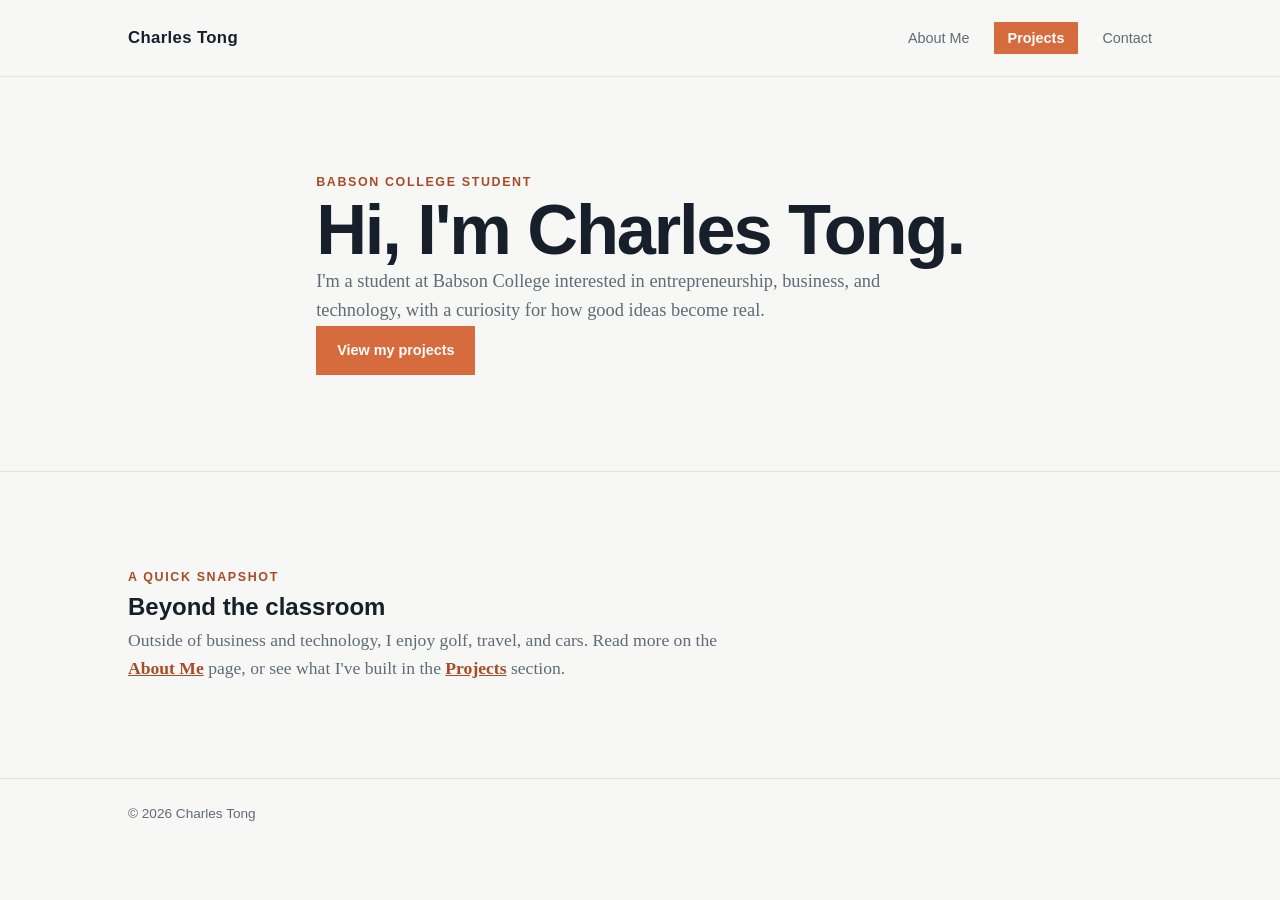
<file: index.html>
<!DOCTYPE html>
<html lang="en">
	<head>
		<meta charset="UTF-8" />
		<meta name="viewport" content="width=device-width, initial-scale=1.0" />
		<meta
			name="description"
			content="The personal website of Charles Tong, a Babson College student interested in entrepreneurship, business, and technology."
		/>
		<title>Charles Tong | Home</title>
		<link rel="stylesheet" href="css/style.css" />
	</head>
	<body>
		<header>
			<div class="container">
				<nav aria-label="Main navigation">
					<a class="brand" href="index.html">Charles Tong</a>
					<button class="nav-toggle" type="button" aria-controls="primary-navigation" aria-expanded="false">
						<span class="sr-only">Menu</span>
						<span class="nav-toggle-icon" aria-hidden="true"></span>
					</button>
					<ul class="nav-links" id="primary-navigation">
						<li><a href="about.html">About Me</a></li>
						<li><a class="nav-primary" href="projects.html">Projects</a></li>
						<li><a href="contact.html">Contact</a></li>
					</ul>
				</nav>
			</div>
		</header>

		<main>
			<section class="hero" aria-labelledby="hero-heading">
				<div class="container">
					<p class="eyebrow">Babson College student</p>
					<h1 id="hero-heading">Hi, I'm Charles Tong.</h1>
					<p class="hero-text">
						I'm a student at Babson College interested in entrepreneurship, business,
						and technology, with a curiosity for how good ideas become real.
					</p>
					<a class="button" href="projects.html">View my projects</a>
				</div>
			</section>

			<section class="snapshot" aria-labelledby="snapshot-heading">
				<div class="container">
					<p class="eyebrow">A quick snapshot</p>
					<h2 id="snapshot-heading">Beyond the classroom</h2>
					<p class="snapshot-text">
						Outside of business and technology, I enjoy golf, travel, and cars.
						Read more on the <a href="about.html">About Me</a> page, or see what
						I've built in the <a href="projects.html">Projects</a> section.
					</p>
				</div>
			</section>
		</main>

		<footer>
			<div class="container">&copy; 2026 Charles Tong</div>
		</footer>
		<script src="js/main.js" defer></script>
	</body>
</html>
</file>
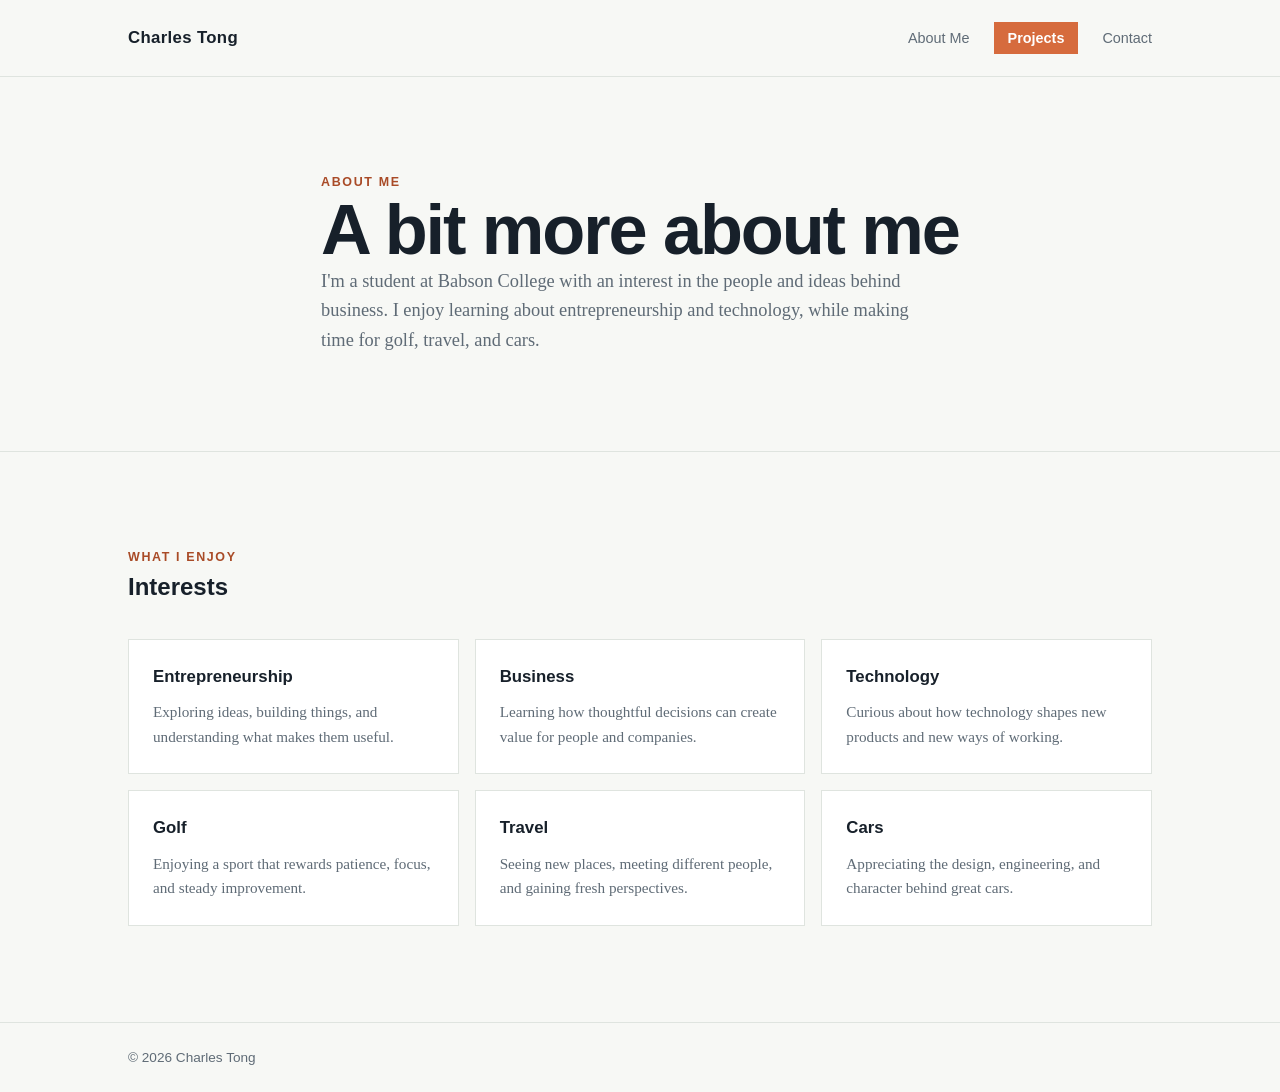
<file: about.html>
<!DOCTYPE html>
<html lang="en">
	<head>
		<meta charset="UTF-8" />
		<meta name="viewport" content="width=device-width, initial-scale=1.0" />
		<meta
			name="description"
			content="About Charles Tong, a Babson College student interested in entrepreneurship, business, and technology."
		/>
		<title>Charles Tong | About Me</title>
		<link rel="stylesheet" href="css/style.css" />
	</head>
	<body>
		<header>
			<div class="container">
				<nav aria-label="Main navigation">
					<a class="brand" href="index.html">Charles Tong</a>
					<button class="nav-toggle" type="button" aria-controls="primary-navigation" aria-expanded="false">
						<span class="sr-only">Menu</span>
						<span class="nav-toggle-icon" aria-hidden="true"></span>
					</button>
					<ul class="nav-links" id="primary-navigation">
						<li><a href="about.html" aria-current="page">About Me</a></li>
						<li><a class="nav-primary" href="projects.html">Projects</a></li>
						<li><a href="contact.html">Contact</a></li>
					</ul>
				</nav>
			</div>
		</header>

		<main>
			<section class="page-intro" aria-labelledby="about-heading">
				<div class="container">
					<p class="eyebrow">About me</p>
					<h1 id="about-heading">A bit more about me</h1>
					<p class="hero-text">
						I'm a student at Babson College with an interest in the people and ideas
						behind business. I enjoy learning about entrepreneurship and technology,
						while making time for golf, travel, and cars.
					</p>
				</div>
			</section>

			<section class="interests" aria-labelledby="interests-heading">
				<div class="container">
					<p class="eyebrow">What I enjoy</p>
					<h2 id="interests-heading">Interests</h2>
					<div class="interest-grid">
						<article class="interest-card">
							<h3>Entrepreneurship</h3>
							<p>Exploring ideas, building things, and understanding what makes them useful.</p>
						</article>
						<article class="interest-card">
							<h3>Business</h3>
							<p>Learning how thoughtful decisions can create value for people and companies.</p>
						</article>
						<article class="interest-card">
							<h3>Technology</h3>
							<p>Curious about how technology shapes new products and new ways of working.</p>
						</article>
						<article class="interest-card">
							<h3>Golf</h3>
							<p>Enjoying a sport that rewards patience, focus, and steady improvement.</p>
						</article>
						<article class="interest-card">
							<h3>Travel</h3>
							<p>Seeing new places, meeting different people, and gaining fresh perspectives.</p>
						</article>
						<article class="interest-card">
							<h3>Cars</h3>
							<p>Appreciating the design, engineering, and character behind great cars.</p>
						</article>
					</div>
				</div>
			</section>
		</main>

		<footer>
			<div class="container">&copy; 2026 Charles Tong</div>
		</footer>
		<script src="js/main.js" defer></script>
	</body>
</html>
</file>
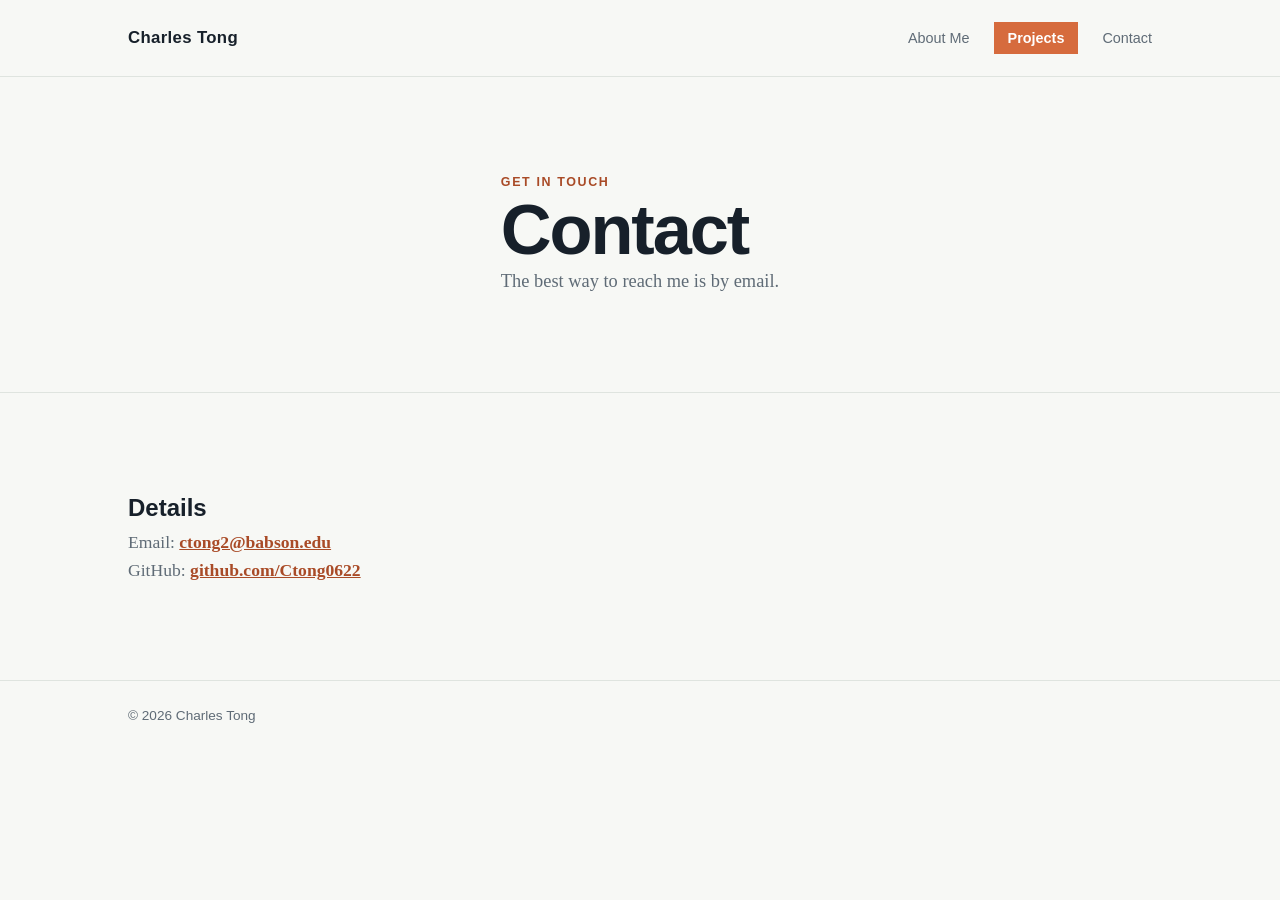
<file: contact.html>
<!DOCTYPE html>
<html lang="en">
	<head>
		<meta charset="UTF-8" />
		<meta name="viewport" content="width=device-width, initial-scale=1.0" />
		<meta
			name="description"
			content="Contact Charles Tong, a Babson College student interested in entrepreneurship, business, and technology."
		/>
		<title>Charles Tong | Contact</title>
		<link rel="stylesheet" href="css/style.css" />
	</head>
	<body>
		<header>
			<div class="container">
				<nav aria-label="Main navigation">
					<a class="brand" href="index.html">Charles Tong</a>
					<button class="nav-toggle" type="button" aria-controls="primary-navigation" aria-expanded="false">
						<span class="sr-only">Menu</span>
						<span class="nav-toggle-icon" aria-hidden="true"></span>
					</button>
					<ul class="nav-links" id="primary-navigation">
						<li><a href="about.html">About Me</a></li>
						<li><a class="nav-primary" href="projects.html">Projects</a></li>
						<li><a href="contact.html" aria-current="page">Contact</a></li>
					</ul>
				</nav>
			</div>
		</header>

		<main>
			<section class="page-intro" aria-labelledby="contact-heading">
				<div class="container">
					<p class="eyebrow">Get in touch</p>
					<h1 id="contact-heading">Contact</h1>
					<p class="hero-text">
						The best way to reach me is by email.
					</p>
				</div>
			</section>

			<section class="interests" aria-labelledby="contact-details-heading">
				<div class="container">
					<h2 id="contact-details-heading">Details</h2>
					<p class="snapshot-text">
						Email:
						<a href="mailto:ctong2@babson.edu">ctong2@babson.edu</a>
					</p>
					<p class="snapshot-text">
						GitHub:
						<a href="https://github.com/Ctong0622" target="_blank" rel="noopener">github.com/Ctong0622</a>
					</p>
				</div>
			</section>
		</main>

		<footer>
			<div class="container">&copy; 2026 Charles Tong</div>
		</footer>
		<script src="js/main.js" defer></script>
	</body>
</html>
</file>
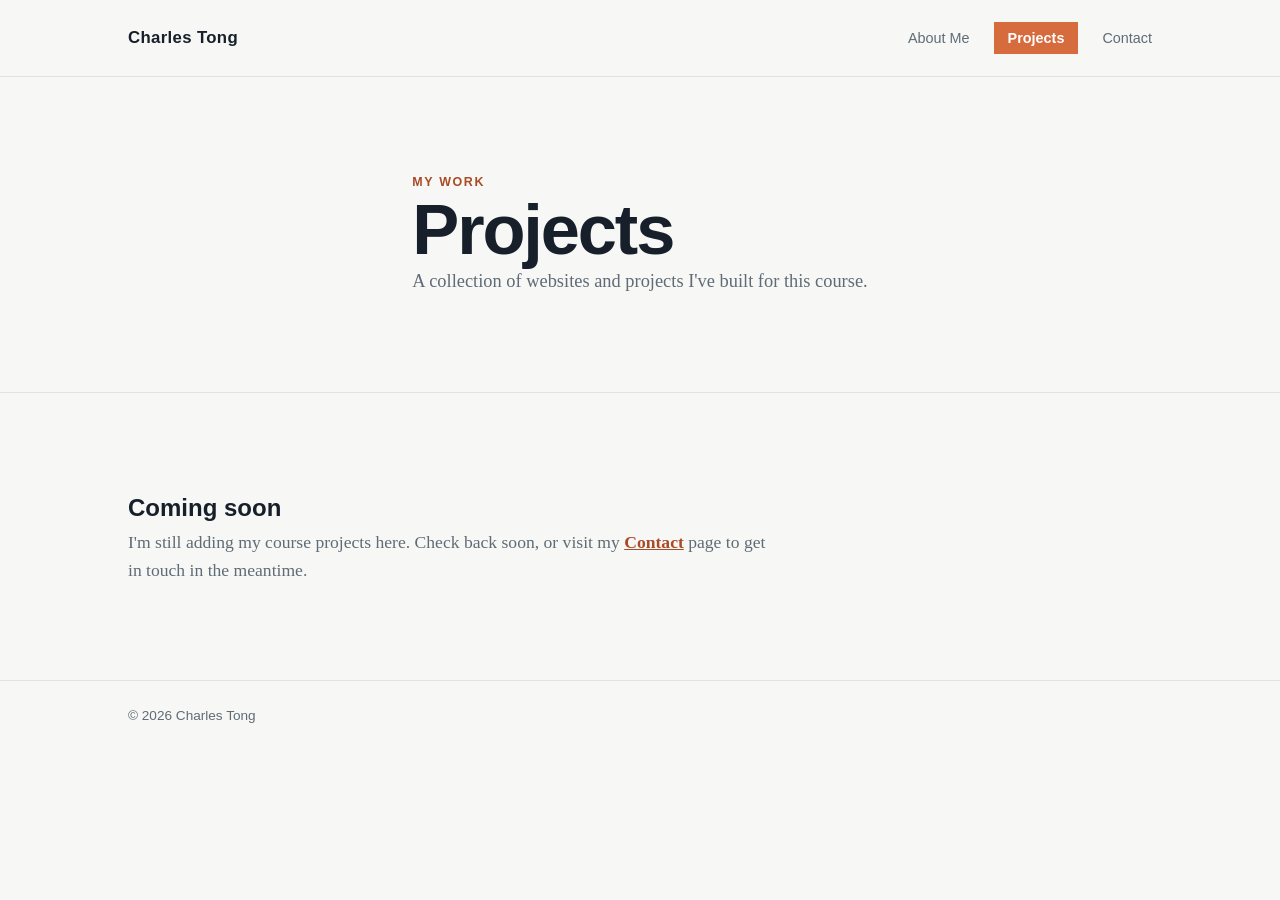
<file: projects.html>
<!DOCTYPE html>
<html lang="en">
	<head>
		<meta charset="UTF-8" />
		<meta name="viewport" content="width=device-width, initial-scale=1.0" />
		<meta
			name="description"
			content="Projects and websites built by Charles Tong, a Babson College student interested in entrepreneurship, business, and technology."
		/>
		<title>Charles Tong | Projects</title>
		<link rel="stylesheet" href="css/style.css" />
	</head>
	<body>
		<header>
			<div class="container">
				<nav aria-label="Main navigation">
					<a class="brand" href="index.html">Charles Tong</a>
					<button class="nav-toggle" type="button" aria-controls="primary-navigation" aria-expanded="false">
						<span class="sr-only">Menu</span>
						<span class="nav-toggle-icon" aria-hidden="true"></span>
					</button>
					<ul class="nav-links" id="primary-navigation">
						<li><a href="about.html">About Me</a></li>
						<li><a class="nav-primary" href="projects.html" aria-current="page">Projects</a></li>
						<li><a href="contact.html">Contact</a></li>
					</ul>
				</nav>
			</div>
		</header>

		<main>
			<section class="page-intro" aria-labelledby="projects-heading">
				<div class="container">
					<p class="eyebrow">My work</p>
					<h1 id="projects-heading">Projects</h1>
					<p class="hero-text">
						A collection of websites and projects I've built for this course.
					</p>
				</div>
			</section>

			<section class="interests" aria-labelledby="projects-list-heading">
				<div class="container">
					<h2 id="projects-list-heading">Coming soon</h2>
					<p class="snapshot-text">
						I'm still adding my course projects here. Check back soon, or visit my
						<a href="contact.html">Contact</a> page to get in touch in the meantime.
					</p>
				</div>
			</section>
		</main>

		<footer>
			<div class="container">&copy; 2026 Charles Tong</div>
		</footer>
		<script src="js/main.js" defer></script>
	</body>
</html>
</file>
<file: css/style.css>
:root {
  --color-background: #f7f8f5;
  --color-surface: #ffffff;
  --color-text: #17202a;
  --color-muted: #5f6b76;
  --color-accent: #d66b3d;
  --color-accent-dark: #a94b27;
  --color-border: #dfe4df;
  --content-width: 1080px;
  --space-section: 6rem;
}

* {
  box-sizing: border-box;
  margin: 0;
  padding: 0;
}

html {
  scroll-behavior: smooth;
}

body {
  background: var(--color-background);
  color: var(--color-text);
  font-family: Georgia, "Times New Roman", serif;
  line-height: 1.6;
}

h1,
h2,
nav,
.button,
.eyebrow,
footer {
  font-family: "Helvetica Neue", Helvetica, Arial, sans-serif;
}

a {
  color: inherit;
}

.sr-only {
  border: 0;
  clip: rect(0, 0, 0, 0);
  height: 1px;
  overflow: hidden;
  position: absolute;
  white-space: nowrap;
  width: 1px;
}

.container {
  margin: 0 auto;
  max-width: var(--content-width);
  padding: 0 28px;
}

/* Header and navigation */

header {
  border-bottom: 1px solid var(--color-border);
}

nav {
  align-items: center;
  display: flex;
  flex-wrap: wrap;
  gap: 16px;
  justify-content: space-between;
  min-height: 76px;
}

.brand {
  font-size: 1.05rem;
  font-weight: 700;
  letter-spacing: 0.02em;
  text-decoration: none;
}

.nav-links {
  align-items: center;
  display: flex;
  gap: 24px;
  list-style: none;
}

.nav-links a {
  color: var(--color-muted);
  font-size: 0.9rem;
  text-decoration: none;
}

.nav-links a:hover,
.nav-links a:focus {
  color: var(--color-accent-dark);
}

/* Projects is the main visitor action, so it stands out in the nav */
.nav-links .nav-primary {
  background: var(--color-accent);
  color: var(--color-surface);
  font-weight: 700;
  padding: 8px 14px;
}

.nav-links .nav-primary:hover,
.nav-links .nav-primary:focus {
  background: var(--color-accent-dark);
  color: var(--color-surface);
}

/* Hamburger menu button, hidden until mobile widths */
.nav-toggle {
  background: none;
  border: 1px solid var(--color-border);
  cursor: pointer;
  display: none;
  height: 40px;
  padding: 8px;
  width: 40px;
}

.nav-toggle-icon,
.nav-toggle-icon::before,
.nav-toggle-icon::after {
  background: var(--color-text);
  content: "";
  display: block;
  height: 2px;
  width: 20px;
}

.nav-toggle-icon {
  position: relative;
}

.nav-toggle-icon::before {
  position: absolute;
  top: -6px;
}

.nav-toggle-icon::after {
  position: absolute;
  top: 6px;
}

/* Hero */

.hero {
  display: grid;
  gap: 20px;
  padding: var(--space-section) 0;
}

.eyebrow {
  color: var(--color-accent-dark);
  font-size: 0.78rem;
  font-weight: 700;
  letter-spacing: 0.13em;
  text-transform: uppercase;
}

h1 {
  font-size: clamp(2.6rem, 6vw, 4.4rem);
  letter-spacing: -0.03em;
  line-height: 1.05;
  max-width: 760px;
}

.hero-text {
  color: var(--color-muted);
  font-size: 1.15rem;
  max-width: 620px;
}

.button {
  background: var(--color-accent);
  color: var(--color-surface);
  display: inline-block;
  font-size: 0.9rem;
  font-weight: 700;
  padding: 13px 21px;
  text-decoration: none;
  width: fit-content;
}

.button:hover,
.button:focus {
  background: var(--color-accent-dark);
}

/* Snapshot section */

.snapshot {
  border-top: 1px solid var(--color-border);
  padding: var(--space-section) 0;
}

.snapshot-text {
  color: var(--color-muted);
  font-size: 1.1rem;
  max-width: 640px;
}

.snapshot-text a {
  color: var(--color-accent-dark);
  font-weight: 700;
}

/* Page intro (used at the top of secondary pages, e.g. About Me) */

.page-intro {
  display: grid;
  gap: 20px;
  padding: var(--space-section) 0;
}

/* Interests */

.interests {
  border-top: 1px solid var(--color-border);
  padding: var(--space-section) 0;
}

.interest-grid {
  display: grid;
  gap: 16px;
  grid-template-columns: repeat(3, 1fr);
  margin-top: 32px;
}

.interest-card {
  background: var(--color-surface);
  border: 1px solid var(--color-border);
  padding: 24px;
}

.interest-card h3 {
  font-family: "Helvetica Neue", Helvetica, Arial, sans-serif;
  font-size: 1.05rem;
  margin-bottom: 10px;
}

.interest-card p {
  color: var(--color-muted);
  font-size: 0.95rem;
}

/* Footer */

footer {
  border-top: 1px solid var(--color-border);
  color: var(--color-muted);
  font-size: 0.85rem;
  padding: 24px 0;
}

/* Responsive adjustments */

@media (max-width: 760px) {
  .container {
    padding: 0 20px;
  }

  nav {
    align-items: center;
    flex-direction: row;
    flex-wrap: wrap;
    padding: 16px 0;
    position: relative;
  }

  .nav-toggle {
    display: block;
  }

  .nav-links {
    background: var(--color-surface);
    border: 1px solid var(--color-border);
    display: none;
    flex-direction: column;
    align-items: flex-start;
    gap: 16px;
    left: 0;
    padding: 16px 20px;
    position: absolute;
    right: 0;
    top: 100%;
    width: 100%;
  }

  .nav-links.is-open {
    display: flex;
  }

  .hero,
  .snapshot,
  .page-intro,
  .interests {
    padding: 3.5rem 0;
  }

  .interest-grid {
    grid-template-columns: 1fr;
  }
}
</file>
